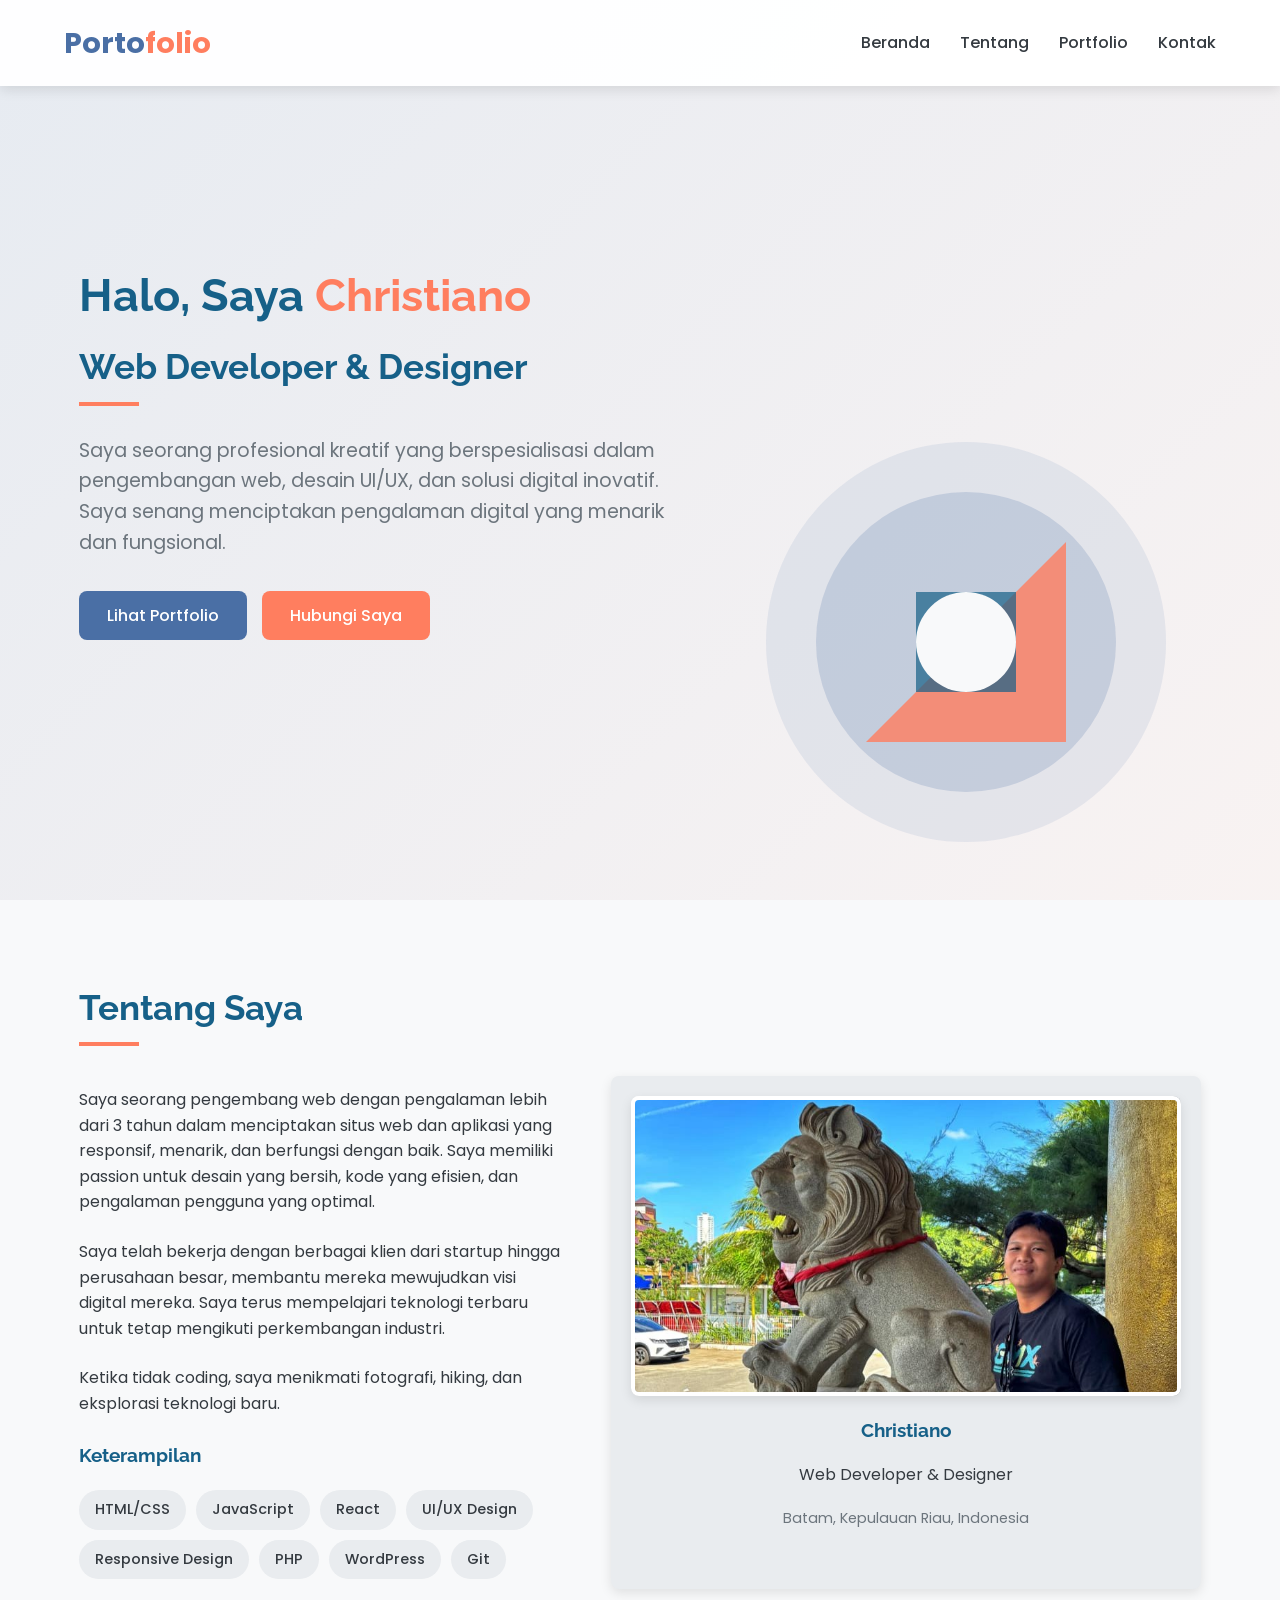
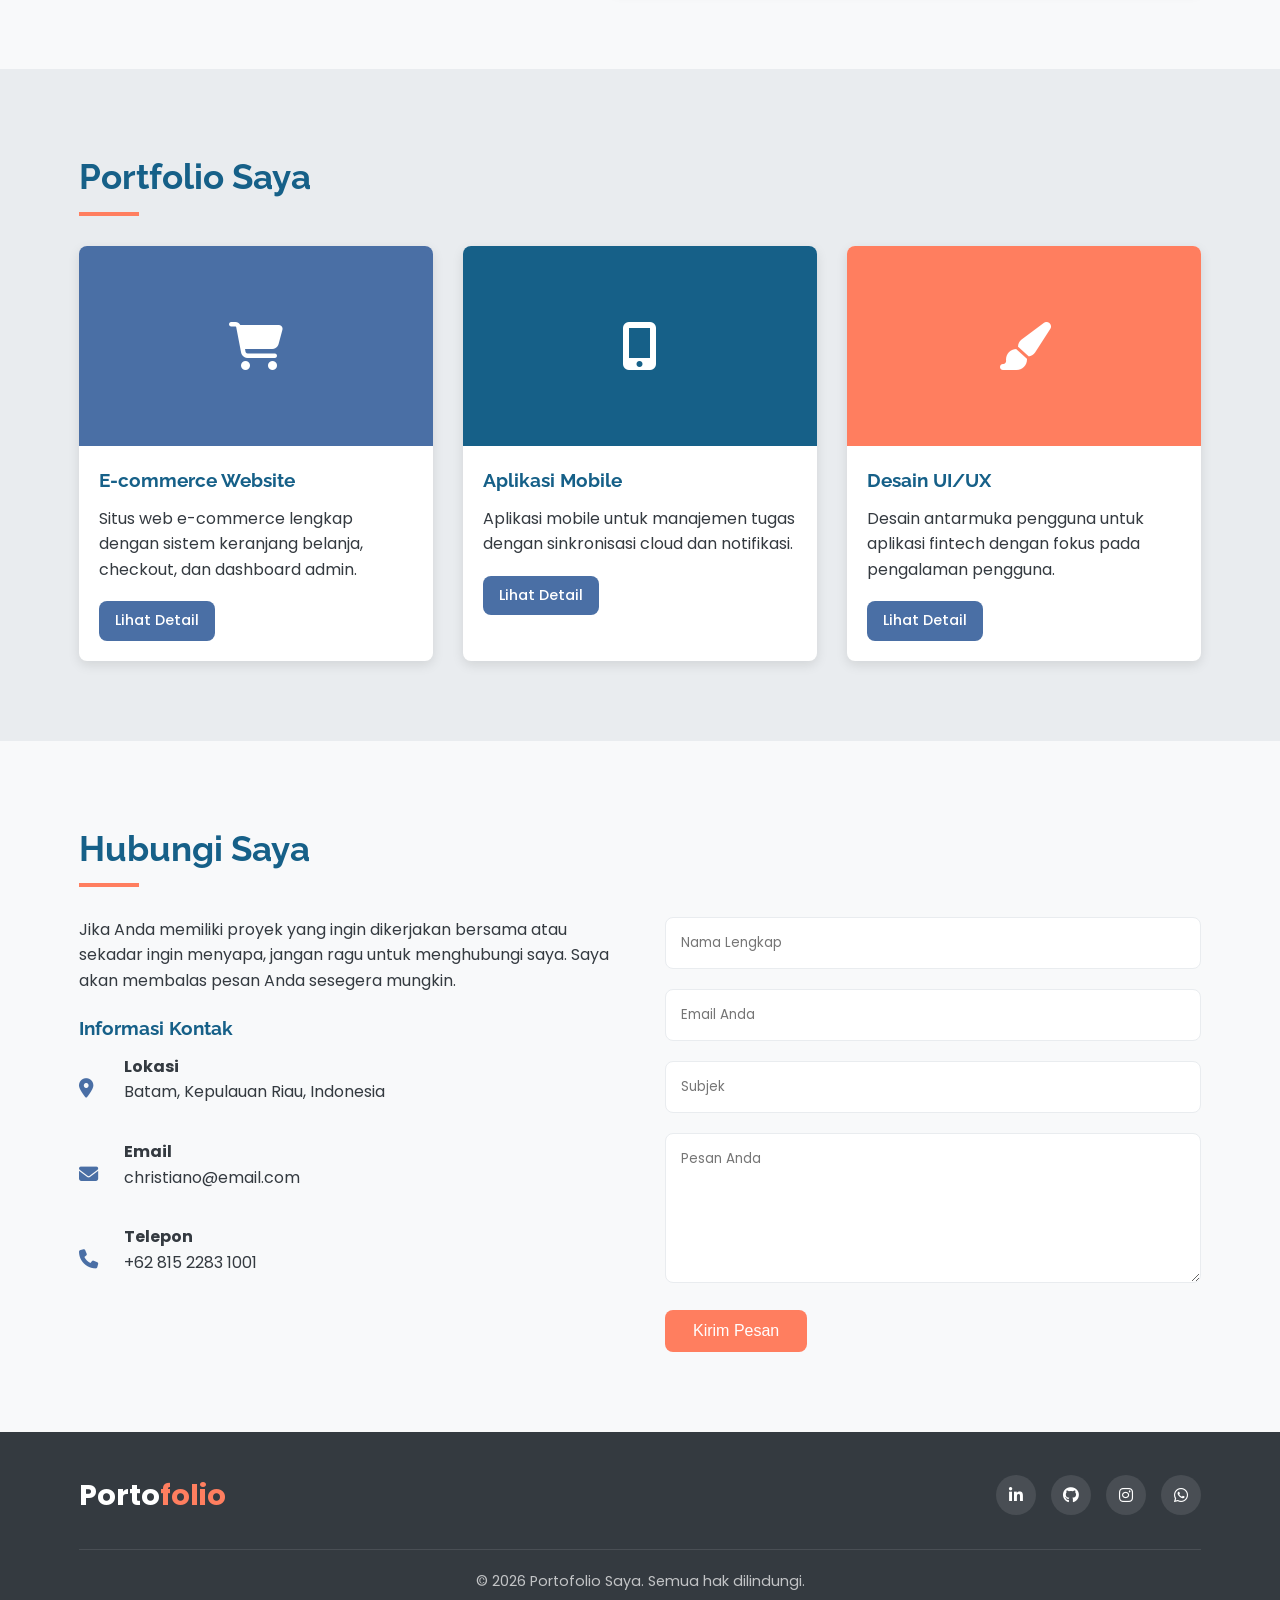
<file: porto/index.html>
<!DOCTYPE html>
<html lang="id">
<head>
    <meta charset="UTF-8">
    <meta name="viewport" content="width=device-width, initial-scale=1.0">
    <title>Portofolio Saya</title>
    <link rel="stylesheet" href="https://cdnjs.cloudflare.com/ajax/libs/font-awesome/6.4.0/css/all.min.css">
    <link href="https://fonts.googleapis.com/css2?family=Poppins:wght@300;400;500;600;700&family=Raleway:wght@400;500;700&display=swap" rel="stylesheet">
    <link rel="stylesheet" href="../porto/style.css">
</head>
<body>
    <!-- Header & Navigation -->
    <header>
        <div class="container header-container">
            <a href="#" class="logo">Porto<span>folio</span></a>
            <div class="menu-toggle" id="menuToggle">
                <i class="fas fa-bars"></i>
            </div>
            <ul class="nav-links" id="navLinks">
                <li><a href="#home">Beranda</a></li>
                <li><a href="#about">Tentang</a></li>
                <li><a href="#portfolio">Portfolio</a></li>
                <li><a href="#contact">Kontak</a></li>
            </ul>
        </div>
    </header> 

    <!-- Hero Section -->
    <section class="hero" id="home">
        <div class="container">
            <div class="hero-content">
                <h1>Halo, Saya <span style="color: var(--accent);">Christiano</span></h1>
                <h2>Web Developer & Designer</h2>
                <p>Saya seorang profesional kreatif yang berspesialisasi dalam pengembangan web, desain UI/UX, dan solusi digital inovatif. Saya senang menciptakan pengalaman digital yang menarik dan fungsional.</p>
                <div class="hero-btns">
                    <a href="#portfolio" class="btn">Lihat Portfolio</a>
                    <a href="#contact" class="btn btn-accent">Hubungi Saya</a>
                </div>
            </div>
            <div class="hero-image">
                <svg viewBox="0 0 500 500" xmlns="http://www.w3.org/2000/svg">
                    <circle cx="250" cy="250" r="200" fill="#4a6fa5" opacity="0.1"/>
                    <circle cx="250" cy="250" r="150" fill="#4a6fa5" opacity="0.2"/>
                    <path d="M150,350 L350,350 L350,150 C300,200 250,250 200,300 L150,350 Z" fill="#ff7e5f" opacity="0.8"/>
                    <path d="M200,200 L300,200 L300,300 L200,300 Z" fill="#166088" opacity="0.7"/>
                    <circle cx="250" cy="250" r="50" fill="#f8f9fa"/>
                </svg>
            </div>
        </div>
    </section>

    <!-- About Section -->
    <section class="section" id="about">
        <div class="container">
            <h2>Tentang Saya</h2>
            <div class="about-content">
                <div class="about-text">
                    <p>Saya seorang pengembang web dengan pengalaman lebih dari 3 tahun dalam menciptakan situs web dan aplikasi yang responsif, menarik, dan berfungsi dengan baik. Saya memiliki passion untuk desain yang bersih, kode yang efisien, dan pengalaman pengguna yang optimal.</p>
                    <p>Saya telah bekerja dengan berbagai klien dari startup hingga perusahaan besar, membantu mereka mewujudkan visi digital mereka. Saya terus mempelajari teknologi terbaru untuk tetap mengikuti perkembangan industri.</p>
                    <p>Ketika tidak coding, saya menikmati fotografi, hiking, dan eksplorasi teknologi baru.</p>
                    
                    <h3>Keterampilan</h3>
                    <div class="skills-list">
                        <span class="skill-tag">HTML/CSS</span>
                        <span class="skill-tag">JavaScript</span>
                        <span class="skill-tag">React</span>
                        <span class="skill-tag">UI/UX Design</span>
                        <span class="skill-tag">Responsive Design</span>
                        <span class="skill-tag">PHP</span>
                        <span class="skill-tag">WordPress</span>
                        <span class="skill-tag">Git</span>
                    </div>
                </div>
                <div class="about-image">
                    <div class="profile-card">
                        <div class="profile-image">
                            <img src="../porto/profile.jpeg" alt="Profile Picture">
                        </div>
                        <div class="profile-info">
                            <h3>Christiano</h3>
                            <p>Web Developer & Designer</p>
                            <p class="location">Batam, Kepulauan Riau, Indonesia</p>
                        </div>
                    </div>
                </div>
            </div>
        </div>
    </section>

    <!-- Portfolio Section -->
    <section class="section portfolio" id="portfolio">
        <div class="container">
            <h2>Portfolio Saya</h2>
            <div class="portfolio-grid">
                <div class="portfolio-item">
                    <div class="portfolio-img" style="background-color: #4a6fa5;">
                        <i class="fas fa-shopping-cart"></i>
                    </div>
                    <div class="portfolio-info">
                        <h3>E-commerce Website</h3>
                        <p>Situs web e-commerce lengkap dengan sistem keranjang belanja, checkout, dan dashboard admin.</p>
                        <a href="/porto/portofolio.html" class="btn btn-small">Lihat Detail</a>
                    </div>
                </div>
                
                <div class="portfolio-item">
                    <div class="portfolio-img" style="background-color: #166088;">
                        <i class="fas fa-mobile-alt"></i>
                    </div>
                    <div class="portfolio-info">
                        <h3>Aplikasi Mobile</h3>
                        <p>Aplikasi mobile untuk manajemen tugas dengan sinkronisasi cloud dan notifikasi.</p>
                        <a href="#" class="btn btn-small">Lihat Detail</a>
                    </div>
                </div>
                
                <div class="portfolio-item">
                    <div class="portfolio-img" style="background-color: #ff7e5f;">
                        <i class="fas fa-paint-brush"></i>
                    </div>
                    <div class="portfolio-info">
                        <h3>Desain UI/UX</h3>
                        <p>Desain antarmuka pengguna untuk aplikasi fintech dengan fokus pada pengalaman pengguna.</p>
                        <a href="#" class="btn btn-small">Lihat Detail</a>
                    </div>
                </div>
            </div>
        </div>
    </section>

    <!-- Contact Section -->
    <section class="section" id="contact">
        <div class="container">
            <h2>Hubungi Saya</h2>
            <div class="contact-container">
                <div class="contact-info">
                    <p>Jika Anda memiliki proyek yang ingin dikerjakan bersama atau sekadar ingin menyapa, jangan ragu untuk menghubungi saya. Saya akan membalas pesan Anda sesegera mungkin.</p>
                    
                    <h3>Informasi Kontak</h3>
                    <div class="contact-item">
                        <i class="fas fa-map-marker-alt"></i>
                        <div>
                            <strong>Lokasi</strong>
                            <p>Batam, Kepulauan Riau, Indonesia</p>
                        </div>
                    </div>
                    
                    <div class="contact-item">
                        <i class="fas fa-envelope"></i>
                        <div>
                            <strong>Email</strong>
                            <p>christiano@email.com</p>
                        </div>
                    </div>
                    
                    <div class="contact-item">
                        <i class="fas fa-phone"></i>
                        <div>
                            <strong>Telepon</strong>
                            <p>+62 815 2283 1001</p>
                        </div>
                    </div>
                </div>
                
                <div class="contact-form">
                    <form id="contactForm">
                        <input type="text" placeholder="Nama Lengkap" required>
                        <input type="email" placeholder="Email Anda" required>
                        <input type="text" placeholder="Subjek" required>
                        <textarea placeholder="Pesan Anda" required></textarea>
                        <button type="submit" class="btn btn-accent">Kirim Pesan</button>
                    </form>
                </div>
            </div>
        </div>
    </section>

    <!-- Footer -->
    <footer>
        <div class="container">
            <div class="footer-content">
                <div class="logo footer-logo">Porto<span>folio</span></div>
                <div class="social-links">
                    <a href="#"><i class="fab fa-linkedin-in"></i></a>
                    <a href="#"><i class="fab fa-github"></i></a>
                    <a href="#"><i class="fab fa-instagram"></i></a>
                    <a href="#"><i class="fab fa-whatsapp"></i></a>
                </div>
            </div>
            <div class="copyright">
                <p>&copy; 2026 Portofolio Saya. Semua hak dilindungi.</p>
            </div>
        </div>
    </footer>

    <script src="../porto/script.js"></script>
</body>
</html>
</file>
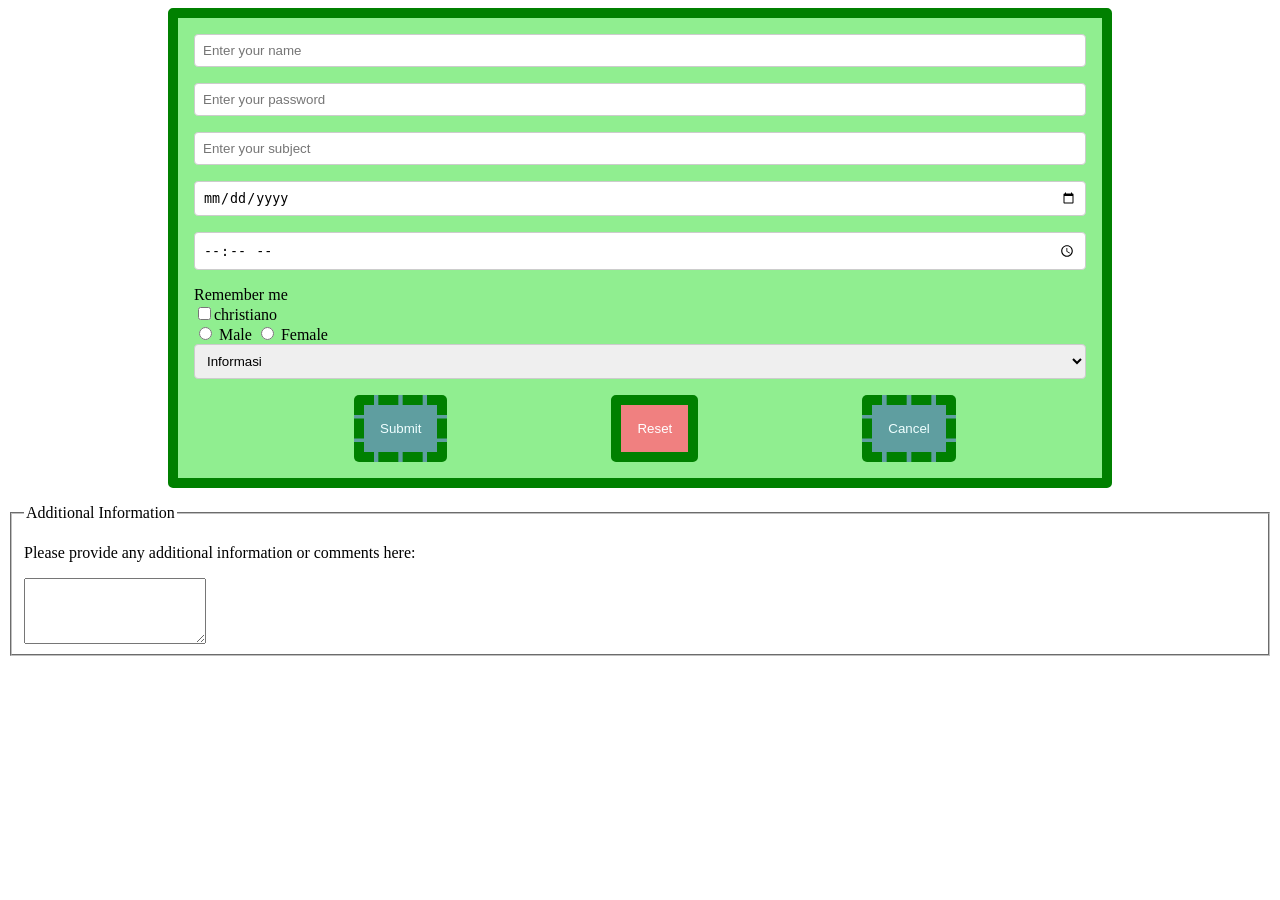
<file: tes.html>
<html lang="en">
<head>
    <meta charset="UTF-8">
    <meta name="viewport" content="width=device-width, initial-scale=1.0">
    <title>Document</title>
    <link rel="stylesheet" href="/tes.css">
    <link rel="stylesheet" href="https://cdnjs.cloudflare.com/ajax/libs/animate.css/4.1.1/animate.min.css">
</head>
<body>
    <div>
        <form action="login.html" method="get" class="form">
            <input type="text" name="name" placeholder="Enter your name" class="input"> <br>
            <input type="password" name="password" placeholder="Enter your password" class="input"> <br>
            <input type="email" name="subject" placeholder="Enter your subject" class="input"> <br>
            <input type="date" name="message" placeholder="Enter your message" class="input"> <br>
            <input type="time" name="time" class="input"> Remember me <br>
            <input type="checkbox" name="remember" class="input">christiano </input> <br>
            <input type="radio" name="gender" value="male" class="input"> Male
            <input type="radio" name="gender" value="female" class="input"> Female
            <select name="other" class="input">
                <option value="IF">Informasi</option>
                <option value="RKS">Ruang Kelas</option>
                <option value="GEO">Geografi</option>
                <option value="MB">Matematika dan Bilangan</option>
            </select>
            <button type="submit" class="button">Submit</button>
            <button type="reset" class="button kamu">Reset</button>
            <button type="cancel" class="animate__animated animate__bounce   button">Cancel</button>
        </form>
    </div>
    <fieldset>
        <legend>Additional Information</legend>
        <p>Please provide any additional information or comments here:</p>
        <textarea class="input" rows="4"></textarea>
    </fieldset>
</body>
</html>
</file>
<file: porto/style.css>
:root {
    --primary: #4a6fa5;
    --secondary: #166088;
    --accent: #ff7e5f;
    --light: #f8f9fa;
    --dark: #343a40;
    --gray: #6c757d;
    --light-gray: #e9ecef;
    --shadow: 0 4px 12px rgba(0, 0, 0, 0.1);
    --border-radius: 8px;
    --transition: all 0.3s ease;
}

* {
    margin: 0;
    padding: 0;
    box-sizing: border-box;
}

html {
    scroll-behavior: smooth;
}

body {
    font-family: 'Poppins', sans-serif;
    line-height: 1.6;
    color: var(--dark);
    background-color: var(--light);
}

h1, h2, h3, h4 {
    font-family: 'Raleway', sans-serif;
    font-weight: 700;
    margin-bottom: 1rem;
    color: var(--secondary);
}

h1 {
    font-size: 2.8rem;
}

h2 {
    font-size: 2.2rem;
    position: relative;
    display: inline-block;
    margin-bottom: 2.5rem;
}

h2::after {
    content: '';
    position: absolute;
    bottom: -10px;
    left: 0;
    width: 60px;
    height: 4px;
    background-color: var(--accent);
}

p {
    margin-bottom: 1.2rem;
}

a {
    text-decoration: none;
    color: inherit;
}

.container {
    width: 90%;
    max-width: 1200px;
    margin: 0 auto;
    padding: 0 15px;
}

.section {
    padding: 80px 0;
}

.btn {
    display: inline-block;
    padding: 12px 28px;
    background-color: var(--primary);
    color: white;
    border-radius: var(--border-radius);
    font-weight: 500;
    transition: var(--transition);
    border: none;
    cursor: pointer;
    font-size: 1rem;
}

.btn:hover {
    background-color: var(--secondary);
    transform: translateY(-3px);
    box-shadow: var(--shadow);
}

.btn-accent {
    background-color: var(--accent);
}

.btn-accent:hover {
    background-color: #e86a4c;
}

.btn-small {
    padding: 8px 16px !important;
    font-size: 0.9rem !important;
}

/* Header & Navigation */
header {
    position: fixed;
    top: 0;
    left: 0;
    width: 100%;
    z-index: 1000;
    background-color: rgba(255, 255, 255, 0.95);
    box-shadow: var(--shadow);
    transition: var(--transition);
}

.header-container {
    display: flex;
    justify-content: space-between;
    align-items: center;
    padding: 20px 0;
}

.logo {
    font-size: 1.8rem;
    font-weight: 700;
    color: var(--primary);
}

.logo span {
    color: var(--accent);
}

.nav-links {
    display: flex;
    list-style: none;
}

.nav-links li {
    margin-left: 30px;
}

.nav-links a {
    font-weight: 500;
    position: relative;
}

.nav-links a::after {
    content: '';
    position: absolute;
    bottom: -5px;
    left: 0;
    width: 0;
    height: 2px;
    background-color: var(--accent);
    transition: var(--transition);
}

.nav-links a:hover::after {
    width: 100%;
}

.menu-toggle {
    display: none;
    font-size: 1.5rem;
    cursor: pointer;
}

/* Hero Section */
.hero {
    height: 100vh;
    display: flex;
    align-items: center;
    background: linear-gradient(135deg, rgba(74, 111, 165, 0.1) 0%, rgba(255, 126, 95, 0.05) 100%);
    position: relative;
    overflow: hidden;
}

.hero-content {
    max-width: 600px;
}

.hero h1 {
    margin-bottom: 0.5rem;
}

.hero p {
    font-size: 1.2rem;
    margin-bottom: 2rem;
    color: var(--gray);
}

.hero-btns {
    display: flex;
    gap: 15px;
}

.hero-image {
    position: absolute;
    right: 5%;
    bottom: 0;
    width: 40%;
    max-width: 500px;
}

/* About Section */
.about-content {
    display: grid;
    grid-template-columns: 1fr 1fr;
    gap: 50px;
    align-items: center;
}

.about-text p {
    margin-bottom: 1.5rem;
}

.skills-list {
    display: flex;
    flex-wrap: wrap;
    gap: 10px;
    margin-top: 20px;
}

.skill-tag {
    padding: 8px 16px;
    background-color: var(--light-gray);
    border-radius: 30px;
    font-size: 0.9rem;
    font-weight: 500;
}

.profile-card {
    background-color: var(--light-gray);
    border-radius: var(--border-radius);
    padding: 20px;
    box-shadow: var(--shadow);
}

.profile-image {
    height: 300px;
    background: linear-gradient(135deg, var(--light), var(--gray));
    border-radius: var(--border-radius);
    display: flex;
    align-items: center;
    justify-content: center;
    color: white;
    font-size: 1.5rem;
    flex-direction: column;
}

.profile-image i {
    font-size: 4rem;
    margin-bottom: 1rem;
}

.profile-image img {
    width: 550px;
    height: 300px;
    border-radius: 8px;
    object-fit: cover;
    border: 4px solid white;
    box-shadow: var(--shadow);
    
}
.profile-info {
    padding: 20px;
    text-align: center;
}

.location {
    font-size: 0.9rem;
    color: var(--gray);
}

/* Portfolio Section */
.portfolio {
    background-color: var(--light-gray);
}

.portfolio-grid {
    display: grid;
    grid-template-columns: repeat(auto-fill, minmax(300px, 1fr));
    gap: 30px;
}

.portfolio-item {
    background-color: white;
    border-radius: var(--border-radius);
    overflow: hidden;
    box-shadow: var(--shadow);
    transition: var(--transition);
}

.portfolio-item:hover {
    transform: translateY(-10px);
}

.portfolio-img {
    height: 200px;
    width: 100%;
    display: flex;
    align-items: center;
    justify-content: center;
    color: white;
    font-size: 3rem;
}

.portfolio-info {
    padding: 20px;
}

.portfolio-info h3 {
    margin-bottom: 10px;
}

/* Contact Section */
.contact-container {
    display: grid;
    grid-template-columns: 1fr 1fr;
    gap: 50px;
}

.contact-info h3 {
    margin-top: 20px;
    margin-bottom: 10px;
}

.contact-item {
    display: flex;
    align-items: center;
    margin-bottom: 15px;
}

.contact-item i {
    margin-right: 15px;
    color: var(--primary);
    font-size: 1.2rem;
    width: 30px;
}

.contact-form input,
.contact-form textarea {
    width: 100%;
    padding: 15px;
    margin-bottom: 20px;
    border: 1px solid var(--light-gray);
    border-radius: var(--border-radius);
    font-family: 'Poppins', sans-serif;
}

.contact-form textarea {
    height: 150px;
    resize: vertical;
}

/* Footer */
footer {
    background-color: var(--dark);
    color: white;
    padding: 40px 0 20px;
}

.footer-content {
    display: flex;
    justify-content: space-between;
    align-items: center;
    margin-bottom: 30px;
}

.footer-logo {
    color: white;
}

.social-links {
    display: flex;
    gap: 15px;
}

.social-links a {
    display: flex;
    align-items: center;
    justify-content: center;
    width: 40px;
    height: 40px;
    border-radius: 50%;
    background-color: rgba(255, 255, 255, 0.1);
    transition: var(--transition);
}

.social-links a:hover {
    background-color: var(--accent);
    transform: translateY(-5px);
}

.copyright {
    text-align: center;
    padding-top: 20px;
    border-top: 1px solid rgba(255, 255, 255, 0.1);
    font-size: 0.9rem;
    color: rgba(255, 255, 255, 0.7);
}

/* Responsive Styles */
@media (max-width: 992px) {
    .hero-image {
        width: 45%;
    }
    
    .about-content,
    .contact-container {
        grid-template-columns: 1fr;
    }
}

@media (max-width: 768px) {
    .menu-toggle {
        display: block;
    }
    
    .nav-links {
        position: fixed;
        top: 70px;
        left: 0;
        width: 100%;
        background-color: white;
        flex-direction: column;
        align-items: center;
        padding: 20px 0;
        box-shadow: var(--shadow);
        transform: translateY(-100%);
        opacity: 0;
        transition: var(--transition);
        z-index: 999;
    }
    
    .nav-links.active {
        transform: translateY(0);
        opacity: 1;
    }
    
    .nav-links li {
        margin: 15px 0;
    }
    
    .hero-image {
        display: none;
    }
    
    .hero-content {
        text-align: center;
    }
    
    .hero-btns {
        justify-content: center;
    }
    
    h1 {
        font-size: 2.2rem;
    }
    
    h2 {
        font-size: 1.8rem;
    }
}

@media (max-width: 576px) {
    .section {
        padding: 60px 0;
    }
    
    .hero-btns {
        flex-direction: column;
        align-items: center;
    }
    
    .btn {
        width: 80%;
        margin-bottom: 10px;
    }
    
    .footer-content {
        flex-direction: column;
        text-align: center;
        gap: 20px;
    }
}
</file>
<file: tes.css>
.body {
    background-color: lightblue;
    color: black; 
    padding: 1rem ;
    margin-left: 10rem;
    border: 10px solid green; 
    border-radius: 5px;
}

.form {
    background-color: lightgreen;
    color: black; 
    padding: 1rem ;
    margin-left: 10rem;
    margin-right: 10rem;
    border: 10px solid green; 
    border-radius: 5px;
}

.button {
    background-color: cadetblue;
    color: azure; 
    padding: 1rem ;
    margin-left: 10rem;
    border: 10px dashed green; 
    border-radius: 5px;
}

.kamu {
    background-color: lightcoral;
    color: white; 
    padding: 1rem ;
    margin-left: 10rem;
    border: 10px solid green; 
    border-radius: 5px;
}

.input[type="text"], input[type="password"], input[type="email"], input[type="date"], input[type="time"], select {
    width: 100%;
    padding: 0.5rem;
    margin-bottom: 1rem;
    border: 1px solid #ccc;
    border-radius: 4px;
}
</file>
